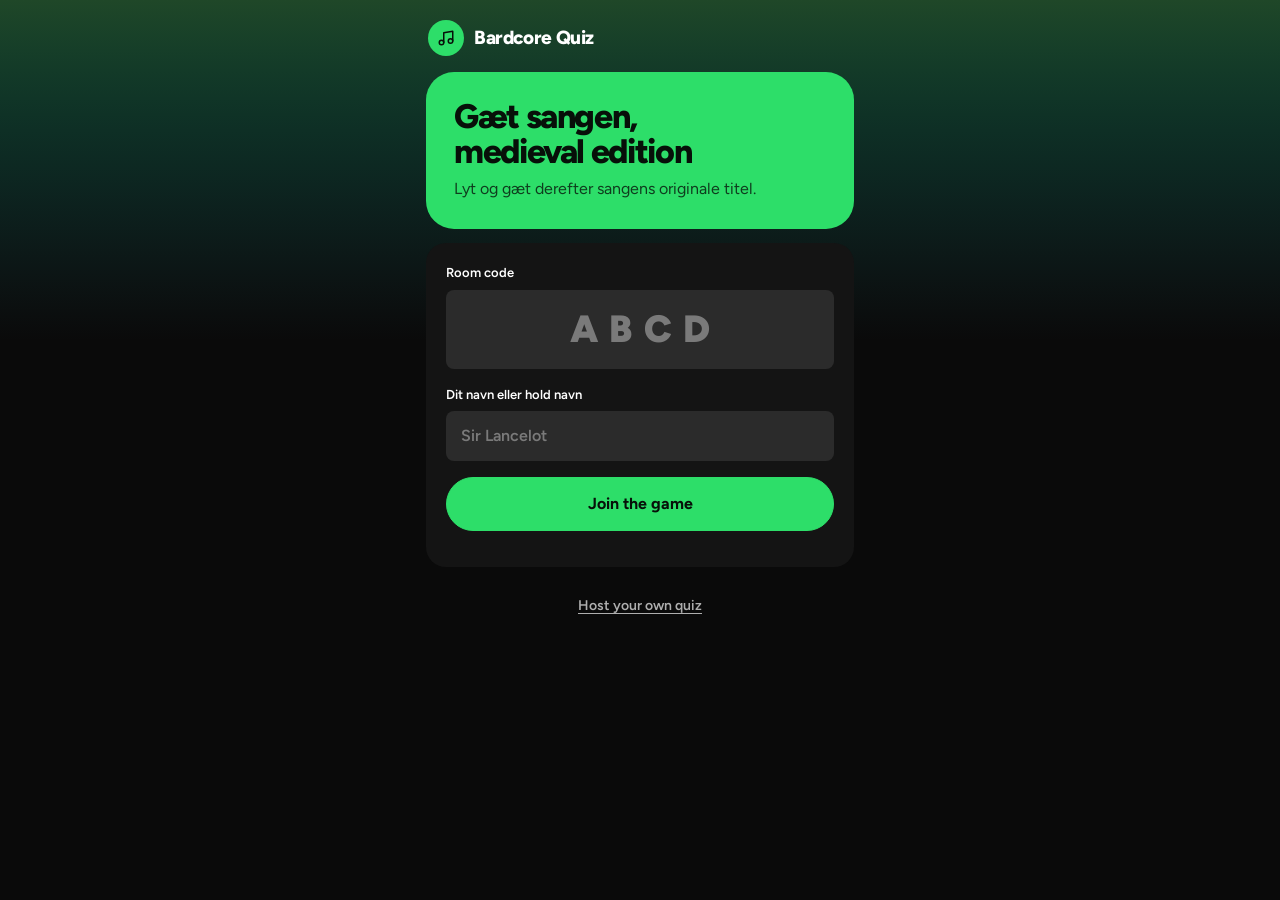
<file: index.html>
<!DOCTYPE html>
<html lang="en">
<head>
  <meta charset="utf-8">
  <meta name="viewport" content="width=device-width, initial-scale=1, viewport-fit=cover">
  <meta name="theme-color" content="#121212">
  <title>Bardcore Quiz</title>
  <link rel="icon" href="data:image/svg+xml,<svg xmlns='http://www.w3.org/2000/svg' viewBox='0 0 32 32'><rect width='32' height='32' rx='9' fill='%231ed760'/><path d='M13 22V9l9-2v13' stroke='%23121212' stroke-width='2.4' fill='none' stroke-linecap='round' stroke-linejoin='round'/><circle cx='10.5' cy='22' r='2.6' fill='%23121212'/><circle cx='19.5' cy='20' r='2.6' fill='%23121212'/></svg>">
  <link rel="preconnect" href="https://fonts.googleapis.com">
  <link rel="preconnect" href="https://fonts.gstatic.com" crossorigin>
  <link rel="stylesheet" href="css/style.css">
</head>
<body>
  <svg width="0" height="0" style="position:absolute" aria-hidden="true">
    <defs>
      <symbol id="i-note" viewBox="0 0 24 24" fill="none" stroke="currentColor" stroke-width="2" stroke-linecap="round" stroke-linejoin="round"><path d="M9 18V5l12-2v13"/><circle cx="6" cy="18" r="3"/><circle cx="18" cy="16" r="3"/></symbol>
      <symbol id="i-check" viewBox="0 0 24 24" fill="none" stroke="currentColor" stroke-width="3" stroke-linecap="round" stroke-linejoin="round"><path d="M20 6 9 17l-5-5"/></symbol>
      <symbol id="i-star" viewBox="0 0 24 24" fill="currentColor"><path d="M12 2.8l2.8 5.9 6.4.8-4.7 4.4 1.2 6.4L12 17.2l-5.7 3.1 1.2-6.4L2.8 9.5l6.4-.8Z"/></symbol>
    </defs>
  </svg>

  <div class="phone">
    <header class="phone-head">
      <div class="brand">
        <span class="brand-mark"><svg><use href="#i-note"/></svg></span>
        Bardcore Quiz
      </div>
      <span class="small muted" id="status-line"></span>
    </header>

    <!-- JOIN -->
    <section data-screen="join">
      <div id="demo-banner" class="notice" hidden>Demo mode: this only works in another tab on the host's computer.</div>
      <div class="jelly accent" style="margin-bottom:14px">
        <h1 class="hello display" style="font-size:34px">Gæt sangen,<br>medieval edition</h1>
        <p class="muted" style="margin-top:8px">Lyt og gæt derefter sangens originale titel.</p>
      </div>
      <form class="panel stack" id="join-form" autocomplete="off">
        <label class="field">Room code<input class="code-input" id="in-code" maxlength="4" autocapitalize="characters" autocomplete="off" required placeholder="ABCD"></label>
        <label class="field">Dit navn eller hold navn<input id="in-name" maxlength="20" required placeholder="Sir Lancelot"></label>
        <button class="btn-primary btn-lg" id="btn-join" style="width:100%">Join the game</button>
        <p class="feedback wrong" id="join-error" style="margin:0;min-height:0"></p>
      </form>
      <p class="foot-link"><a href="host.html">Host your own quiz</a></p>
    </section>

    <!-- WAITING -->
    <section data-screen="wait" hidden>
      <div class="jelly accent center" style="padding:36px 24px">
        <p class="muted">You're in as</p>
        <h1 class="hello display" id="wait-name" style="font-size:44px;margin:4px 0 14px;overflow-wrap:anywhere"></h1>
        <p id="wait-text">Den første sang kommer snart!.</p>
        <p class="faint small" id="wait-count" style="margin-top:8px"></p>
      </div>
    </section>

    <!-- QUESTION -->
    <section data-screen="question" hidden>
      <div class="jelly phone-thermo" id="pq-thermo">
        <div class="t" id="pq-timer">30</div>
        <div class="meta"><b id="pq-score">0</b><span id="pq-label">Sang 1 of 10</span></div>
      </div>
      <div class="timer-track" style="margin:0 0 14px;max-width:none"><div id="pq-bar"></div></div>

      <div class="panel">
        <div class="section-label">Sang titel</div>
        <div id="title-area">
          <form class="guess-form" id="title-form" autocomplete="off">
            <input class="guess-input" id="title-input" placeholder="Type your guess" autocapitalize="off" autocorrect="off" spellcheck="false" enterkeyhint="send" aria-label="Song title">
            <button class="btn-primary">Guess</button>
          </form>
          <div class="feedback" id="title-fb" aria-live="polite"></div>
          <div class="tries" id="title-tries"></div>
        </div>
        <div id="title-solved" class="solved-box" hidden></div>

        <div id="artist-wrap" hidden>
          <hr class="divider">
          <div class="section-label">Original artist <span>+300 bonus</span></div>
          <div id="artist-area">
            <form class="guess-form" id="artist-form" autocomplete="off">
              <input class="guess-input" id="artist-input" placeholder="Who sang the original?" autocapitalize="off" autocorrect="off" spellcheck="false" enterkeyhint="send" aria-label="Original artist">
              <button class="btn-light">Guess</button>
            </form>
            <div class="feedback" id="artist-fb" aria-live="polite"></div>
            <div class="tries" id="artist-tries"></div>
          </div>
          <div id="artist-solved" class="solved-box bonus" hidden></div>
        </div>
      </div>
      <div class="notice" id="locked-box" hidden style="margin-top:14px">Tiden er oppe, se answer-reveal!.</div>
    </section>

    <!-- REVEAL -->
    <section data-screen="reveal" hidden>
      <div class="jelly" style="margin-bottom:14px">
        <p class="muted">The answer was</p>
        <h1 class="answer-title display" id="pr-title" style="font-size:44px;margin:6px 0 8px"></h1>
        <p id="pr-artist"></p>
      </div>
      <div class="panel center">
        <div class="big-points" id="pr-points"></div>
        <p class="muted" id="pr-rank" style="margin-top:6px"></p>
      </div>
      <p class="center faint small" style="margin-top:16px">Næste snart kommer snart!.</p>
    </section>

    <!-- FINAL -->
    <section data-screen="final" hidden>
      <div class="jelly accent center" style="padding:36px 24px">
        <p class="muted">You finished</p>
        <div class="my-rank" id="pf-rank" style="margin:10px 0 12px">#1</div>
        <div class="big-points" id="pf-score" style="font-size:28px"></div>
      </div>
      <div class="panel center" style="margin-top:14px">
        <p id="pf-winner"></p>
      </div>
      <p class="center" style="margin-top:16px"><button id="btn-leave">Join another game</button></p>
    </section>

    <!-- MESSAGE -->
    <section data-screen="msg" hidden>
      <div class="panel center" id="msg-text"></div>
      <p class="center" style="margin-top:16px"><button id="btn-msg-back">Back to start</button></p>
    </section>
  </div>

  <script type="module" src="js/play.js"></script>
</body>
</html>
</file>
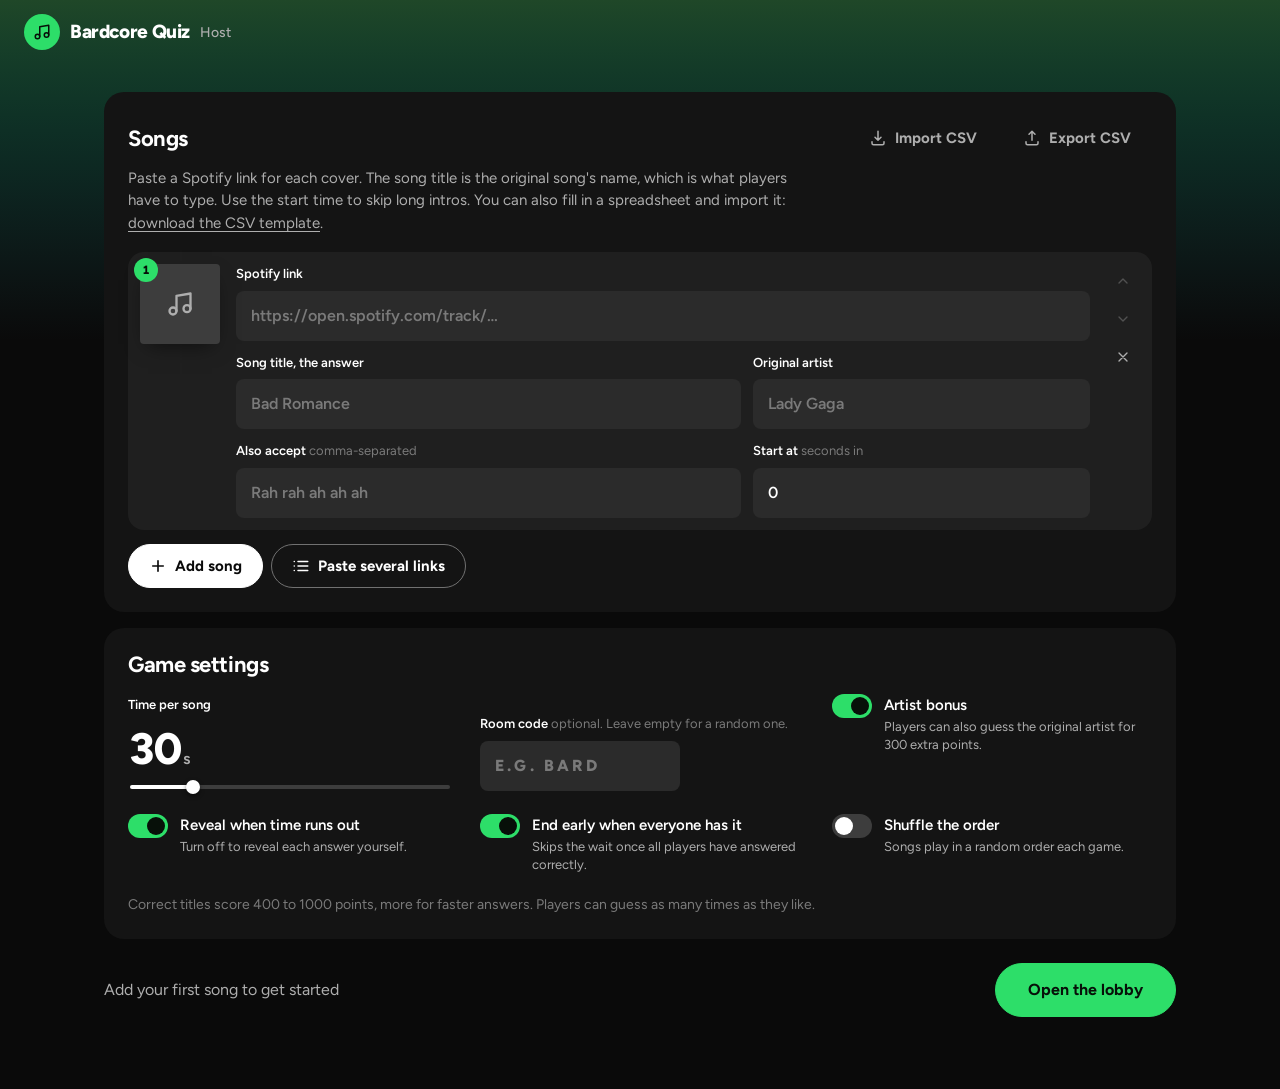
<file: host/index.html>
<!DOCTYPE html>
<html lang="en"><head><meta charset="utf-8">
<meta http-equiv="refresh" content="0; url=/host.html">
<link rel="canonical" href="/host.html"><title>Bardcore Quiz · Host</title></head>
<body><script>location.replace('/host.html' + location.search)</script><a href="/host.html">Open the host screen</a></body></html>
</file>
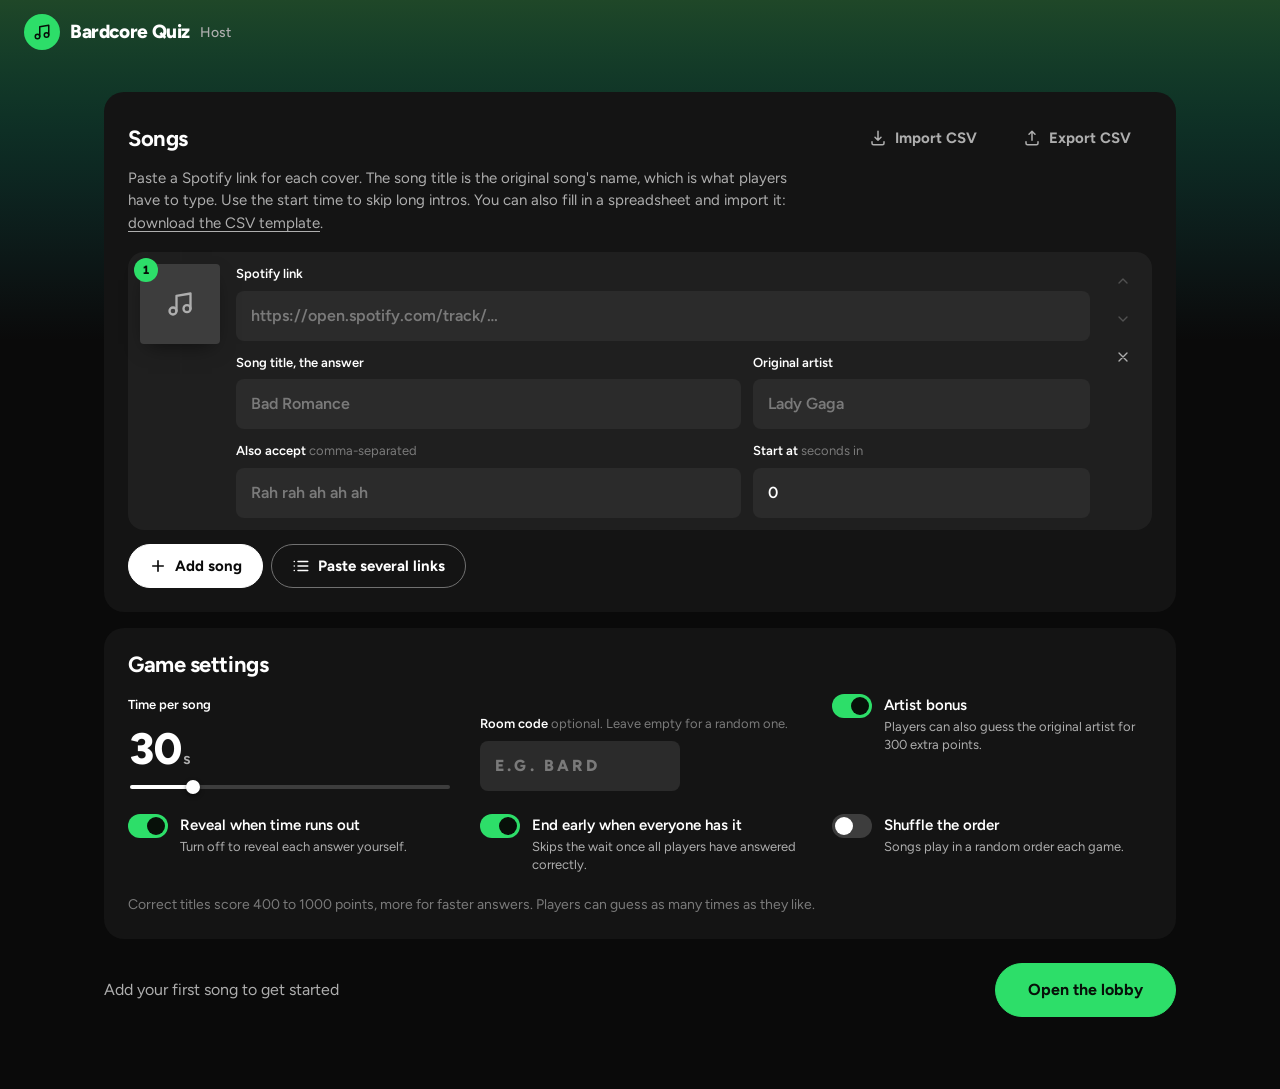
<file: host.html>
<!DOCTYPE html>
<html lang="en">
<head>
  <meta charset="utf-8">
  <meta name="viewport" content="width=device-width, initial-scale=1">
  <meta name="theme-color" content="#121212">
  <title>Bardcore Quiz · Host</title>
  <link rel="icon" href="data:image/svg+xml,<svg xmlns='http://www.w3.org/2000/svg' viewBox='0 0 32 32'><rect width='32' height='32' rx='9' fill='%231ed760'/><path d='M13 22V9l9-2v13' stroke='%23121212' stroke-width='2.4' fill='none' stroke-linecap='round' stroke-linejoin='round'/><circle cx='10.5' cy='22' r='2.6' fill='%23121212'/><circle cx='19.5' cy='20' r='2.6' fill='%23121212'/></svg>">
  <link rel="preconnect" href="https://fonts.googleapis.com">
  <link rel="preconnect" href="https://fonts.gstatic.com" crossorigin>
  <link rel="stylesheet" href="css/style.css">
</head>
<body>
  <svg width="0" height="0" style="position:absolute" aria-hidden="true">
    <defs>
      <symbol id="i-note" viewBox="0 0 24 24" fill="none" stroke="currentColor" stroke-width="2" stroke-linecap="round" stroke-linejoin="round"><path d="M9 18V5l12-2v13"/><circle cx="6" cy="18" r="3"/><circle cx="18" cy="16" r="3"/></symbol>
      <symbol id="i-replay" viewBox="0 0 24 24" fill="none" stroke="currentColor" stroke-width="2" stroke-linecap="round" stroke-linejoin="round"><path d="M3 12a9 9 0 1 0 3-6.7L3 8"/><path d="M3 3v5h5"/></symbol>
      <symbol id="i-pause" viewBox="0 0 24 24" fill="currentColor"><rect x="6" y="4.5" width="4" height="15" rx="1.2"/><rect x="14" y="4.5" width="4" height="15" rx="1.2"/></symbol>
      <symbol id="i-play" viewBox="0 0 24 24" fill="currentColor"><path d="M7 4.8v14.4a1 1 0 0 0 1.5.86l11.6-7.2a1 1 0 0 0 0-1.72L8.5 3.94A1 1 0 0 0 7 4.8Z"/></symbol>
      <symbol id="i-plus" viewBox="0 0 24 24" fill="none" stroke="currentColor" stroke-width="2" stroke-linecap="round"><circle cx="12" cy="13" r="8"/><path d="M12 9v4l2.5 2"/><path d="M9.5 2.5h5"/></symbol>
      <symbol id="i-eye" viewBox="0 0 24 24" fill="none" stroke="currentColor" stroke-width="2" stroke-linecap="round" stroke-linejoin="round"><path d="M2 12s3.6-7 10-7 10 7 10 7-3.6 7-10 7S2 12 2 12Z"/><circle cx="12" cy="12" r="3"/></symbol>
      <symbol id="i-eye-off" viewBox="0 0 24 24" fill="none" stroke="currentColor" stroke-width="2" stroke-linecap="round" stroke-linejoin="round"><path d="M10.7 5.1A10 10 0 0 1 12 5c6.4 0 10 7 10 7a17 17 0 0 1-2.2 3.1M6.6 6.6A17 17 0 0 0 2 12s3.6 7 10 7a9.7 9.7 0 0 0 5.4-1.6"/><path d="M2 2l20 20"/><path d="M9.9 9.9a3 3 0 0 0 4.2 4.2"/></symbol>
      <symbol id="i-up" viewBox="0 0 24 24" fill="none" stroke="currentColor" stroke-width="2" stroke-linecap="round" stroke-linejoin="round"><path d="m18 15-6-6-6 6"/></symbol>
      <symbol id="i-down" viewBox="0 0 24 24" fill="none" stroke="currentColor" stroke-width="2" stroke-linecap="round" stroke-linejoin="round"><path d="m6 9 6 6 6-6"/></symbol>
      <symbol id="i-x" viewBox="0 0 24 24" fill="none" stroke="currentColor" stroke-width="2" stroke-linecap="round"><path d="M18 6 6 18M6 6l12 12"/></symbol>
      <symbol id="i-in" viewBox="0 0 24 24" fill="none" stroke="currentColor" stroke-width="2" stroke-linecap="round" stroke-linejoin="round"><path d="M12 3v12m0 0-4-4m4 4 4-4"/><path d="M4 17v2a2 2 0 0 0 2 2h12a2 2 0 0 0 2-2v-2"/></symbol>
      <symbol id="i-out" viewBox="0 0 24 24" fill="none" stroke="currentColor" stroke-width="2" stroke-linecap="round" stroke-linejoin="round"><path d="M12 15V3m0 0L8 7m4-4 4 4"/><path d="M4 17v2a2 2 0 0 0 2 2h12a2 2 0 0 0 2-2v-2"/></symbol>
      <symbol id="i-add" viewBox="0 0 24 24" fill="none" stroke="currentColor" stroke-width="2.2" stroke-linecap="round"><path d="M12 5v14M5 12h14"/></symbol>
      <symbol id="i-check" viewBox="0 0 24 24" fill="none" stroke="currentColor" stroke-width="3" stroke-linecap="round" stroke-linejoin="round"><path d="M20 6 9 17l-5-5"/></symbol>
      <symbol id="i-flag" viewBox="0 0 24 24" fill="none" stroke="currentColor" stroke-width="2" stroke-linecap="round" stroke-linejoin="round"><path d="M4 22V4a1 1 0 0 1 .4-.8A6 6 0 0 1 8 2c3 0 5 2 8 2a6 6 0 0 0 4-1.5V15a6 6 0 0 1-4 1.5c-3 0-5-2-8-2a6 6 0 0 0-4 1.5"/></symbol>
      <symbol id="i-list" viewBox="0 0 24 24" fill="none" stroke="currentColor" stroke-width="2" stroke-linecap="round"><path d="M8 6h13M8 12h13M8 18h13M3 6h.01M3 12h.01M3 18h.01"/></symbol>
    </defs>
  </svg>

  <header class="topbar">
    <div class="brand">
      <span class="brand-mark"><svg><use href="#i-note"/></svg></span>
      Bardcore Quiz <span class="role">Host</span>
    </div>
    <div id="top-right"></div>
  </header>

  <!-- ───────── SETUP ───────── -->
  <main class="wrap" data-screen="setup">
    <div id="demo-banner" class="notice" hidden>
      <span><b>Demo mode.</b> Supabase isn't connected (see <code>js/config.js</code>), so phones can't join. Test it by opening the player page in another tab.</span>
    </div>
    <div id="resume-banner" class="notice" hidden></div>

    <section class="panel">
      <div class="panel-head">
        <h2>Songs</h2>
        <div class="row" style="gap:4px">
          <button class="btn-quiet" id="btn-import"><svg><use href="#i-in"/></svg>Import CSV</button>
          <button class="btn-quiet" id="btn-export"><svg><use href="#i-out"/></svg>Export CSV</button>
          <input type="file" id="file-import" accept=".csv,text/csv,.tsv,.txt,.json,application/json" hidden>
        </div>
      </div>
      <p class="lede">Paste a Spotify link for each cover. The song title is the original song's name, which is what players have to type. Use the start time to skip long intros. You can also fill in a spreadsheet and import it: <a href="#" id="btn-template">download the CSV template</a>.</p>
      <div id="import-msg" class="notice" hidden></div>
      <div class="song-list" id="song-list"></div>
      <div class="row" style="margin-top:14px;gap:8px">
        <button class="btn-light" id="btn-add"><svg><use href="#i-add"/></svg>Add song</button>
        <button id="btn-bulk-toggle"><svg><use href="#i-list"/></svg>Paste several links</button>
      </div>
      <div id="bulk" hidden style="margin-top:14px">
        <label class="field">One Spotify link per line<textarea id="bulk-text" rows="5" placeholder="https://open.spotify.com/track/…&#10;https://open.spotify.com/track/…"></textarea></label>
        <div class="row" style="margin-top:10px"><button class="btn-light" id="btn-bulk-add">Add these songs</button></div>
      </div>
    </section>

    <section class="panel">
      <h2>Game settings</h2>
      <div class="settings-grid">
        <div class="duration">
          <label class="field" for="set-duration">Time per song</label>
          <div class="val" id="duration-val">30<small>s</small></div>
          <input type="range" id="set-duration" min="10" max="120" step="5" aria-label="Time per song in seconds">
        </div>
        <label class="field" for="set-code"><span>Room code <span class="hint">optional. Leave empty for a random one.</span></span>
          <input id="set-code" maxlength="4" autocomplete="off" autocapitalize="characters" spellcheck="false" placeholder="e.g. BARD" style="font-weight:800;letter-spacing:.2em;text-transform:uppercase;max-width:200px">
        </label>
        <label class="toggle"><input type="checkbox" id="set-artist"><span class="track"></span><span>Artist bonus<small>Players can also guess the original artist for 300 extra points.</small></span></label>
        <label class="toggle"><input type="checkbox" id="set-autoreveal"><span class="track"></span><span>Reveal when time runs out<small>Turn off to reveal each answer yourself.</small></span></label>
        <label class="toggle"><input type="checkbox" id="set-early"><span class="track"></span><span>End early when everyone has it<small>Skips the wait once all players have answered correctly.</small></span></label>
        <label class="toggle"><input type="checkbox" id="set-shuffle"><span class="track"></span><span>Shuffle the order<small>Songs play in a random order each game.</small></span></label>
      </div>
      <p class="faint small" style="margin-top:20px">Correct titles score 400 to 1000 points, more for faster answers. Players can guess as many times as they like.</p>
    </section>

    <div id="setup-errors" class="notice warn" hidden style="margin-top:20px"></div>
    <div class="footer-bar">
      <span class="muted" id="setup-summary"></span>
      <button class="btn-primary btn-lg" id="btn-open-lobby">Open the lobby</button>
    </div>
  </main>

  <!-- ───────── LOBBY ───────── -->
  <main class="wrap" data-screen="lobby" hidden>
    <div class="lobby">
      <div class="jelly accent lobby-card">
        <p class="join-steps">Join on your phone at <span class="url" id="join-url"></span> with this code</p>
        <div class="room-code" id="room-code" aria-live="polite">····</div>
      </div>
      <div class="qr-card">
        <div id="qr"></div>
        <p>Or point your camera here</p>
      </div>
    </div>
    <div class="roster-head">
      <h2 id="player-count">Players</h2>
      <span class="faint small" id="kick-hint" hidden>Click a name to remove that player</span>
    </div>
    <div class="players" id="lobby-players"></div>
    <div class="footer-bar" style="margin-top:36px">
      <button class="btn-quiet" id="btn-back-setup">Back to setup</button>
      <button class="btn-primary btn-lg" id="btn-start">Start the quiz</button>
    </div>
  </main>

  <!-- ───────── QUESTION ───────── -->
  <main class="wrap stage" data-screen="question" hidden>
    <div class="stage-head">
      <h1 id="q-label">Song 1 of 10</h1>
      <div class="progress-dots" id="q-dots" aria-hidden="true"></div>
    </div>
    <div class="jelly thermo" id="thermo">
      <div class="timer" id="timer" aria-live="off">30</div>
      <div class="timer-track"><div id="timer-bar"></div></div>
      <p class="found" id="answered"></p>
    </div>
    <div class="players" id="q-players"></div>
    <div class="player-box" id="player-box">
      <div class="cover">
        <span class="eq"><i></i><i></i><i></i><i></i></span>
        <span>Mystery track<small>The Spotify player is hidden so the title stays secret.</small></span>
      </div>
      <div id="spotify-embed"></div>
    </div>
    <div id="play-hint" class="notice warn" hidden style="margin:0">Your browser blocked autoplay. Press play in the Spotify player once and it'll start on its own from then on.</div>
    <div class="dock">
      <div class="tools">
        <button id="btn-replay"><svg><use href="#i-replay"/></svg>Replay clip</button>
        <button id="btn-pause" data-on="false">
          <span class="swap"><svg><use href="#i-pause"/></svg><svg><use href="#i-play"/></svg></span>
          <span class="swap-label"><span>Pause</span><span>Play</span></span>
        </button>
        <button id="btn-plus"><svg><use href="#i-plus"/></svg>Add 10 seconds</button>
        <button id="btn-peek" data-on="false">
          <span class="swap"><svg><use href="#i-eye"/></svg><svg><use href="#i-eye-off"/></svg></span>
          <span class="swap-label"><span>Show player</span><span>Hide player</span></span>
        </button>
      </div>
      <div class="row" style="gap:8px">
        <button class="btn-quiet end-game"><svg><use href="#i-flag"/></svg>End game now</button>
        <button class="btn-light btn-lg" id="btn-reveal">Reveal answer</button>
      </div>
    </div>
  </main>

  <!-- ───────── REVEAL ───────── -->
  <main class="wrap" data-screen="reveal" hidden>
    <section class="jelly reveal-hero" id="reveal-hero">
      <div id="rv-art"></div>
      <div>
        <div class="answer-title display" id="rv-title"></div>
        <div class="answer-artist" id="rv-artist"></div>
        <div class="cover-line" id="rv-cover"></div>
      </div>
    </section>
    <div class="grid-2">
      <section class="panel">
        <h2>This round</h2>
        <ul class="list" id="rv-round"></ul>
      </section>
      <section class="panel" style="margin-top:0">
        <h2>Leaderboard</h2>
        <ul class="list" id="rv-board"></ul>
      </section>
    </div>
    <div class="footer-bar">
      <button id="btn-pause-2" data-on="false">
        <span class="swap"><svg><use href="#i-pause"/></svg><svg><use href="#i-play"/></svg></span>
        <span class="swap-label"><span>Pause music</span><span>Play music</span></span>
      </button>
      <div class="row" style="gap:8px">
        <button class="btn-quiet end-game"><svg><use href="#i-flag"/></svg>End game now</button>
        <button class="btn-primary btn-lg" id="btn-next">Next song</button>
      </div>
    </div>
  </main>

  <!-- ───────── FINAL ───────── -->
  <main class="wrap" data-screen="final" hidden>
    <h1 class="final-title display">Hail the champions</h1>
    <div class="podium" id="podium"></div>
    <section class="panel" style="max-width:640px;margin:0 auto">
      <h2>Final standings</h2>
      <ul class="list" id="final-board"></ul>
    </section>
    <div class="center" style="margin-top:24px"><button id="btn-new-game">Start a new game</button></div>
  </main>

  <script type="module" src="js/host.js"></script>
</body>
</html>
</file>
<file: css/style.css>
@import url('https://fonts.googleapis.com/css2?family=Figtree:wght@400;500;600;700;800;900&display=swap');

/* ─────────────────────────────────────────────────────────────
   Bardcore Quiz · flat, solid, Spotify-style
   Near-black base, stepped grey surfaces, one green accent.
   Colours in OKLCH. No gloss, no glass: just solid fills,
   pill buttons and bold type.
   ───────────────────────────────────────────────────────────── */
:root {
  color-scheme: dark;

  --bg:        oklch(0.145 0 0);      /* #121212 */
  --surface-1: oklch(0.19 0 0);       /* #181818 cards */
  --surface-2: oklch(0.24 0 0);       /* #1f1f1f / #242424 raised */
  --surface-3: oklch(0.29 0 0);       /* #2a2a2a inputs, chips */
  --surface-4: oklch(0.36 0 0);       /* hover */
  --green:     oklch(0.79 0.21 149);  /* #1ed760 */
  --green-hi:  oklch(0.84 0.20 149);  /* hover */
  --green-ink: oklch(0.16 0.02 150);  /* text on green */
  --orange:    oklch(0.80 0.15 65);   /* "so close" */
  --red:       oklch(0.68 0.18 15);   /* wrong / remove */

  --text:   oklch(1 0 0);
  --text-2: oklch(0.75 0 0);          /* #b3b3b3 */
  --text-3: oklch(0.58 0 0);

  --line: oklch(1 0 0 / 0.1);

  /* concentric radii: inner = outer − padding */
  --r-lg: 20px;
  --r-md: 12px;

  --font: 'Figtree', system-ui, -apple-system, 'Segoe UI', sans-serif;
  --ease: cubic-bezier(.2, .8, .2, 1);
  --spring: cubic-bezier(.3, 1.4, .5, 1);
}

* { box-sizing: border-box; }
html, body { margin: 0; }
body {
  font-family: var(--font);
  font-size: 16px;
  line-height: 1.5;
  color: var(--text);
  background: var(--bg);
  min-height: 100vh;
  min-height: 100dvh;
  -webkit-font-smoothing: antialiased;
}
/* a faint green wash at the top of the page, like a playlist header */
body::before {
  content: ''; position: fixed; inset: 0 0 auto; height: 340px; z-index: -1; pointer-events: none;
  background: linear-gradient(180deg in oklch, oklch(0.36 0.07 149), var(--bg));
}
[hidden] { display: none !important; }
::selection { background: oklch(0.79 0.21 149 / .4); }

h1, h2, h3 { margin: 0; font-weight: 700; letter-spacing: -0.02em; line-height: 1.15; }
h2 { font-size: 22px; }
p { margin: 0; }
a { color: var(--text-2); text-underline-offset: 3px; }
a:hover { color: var(--text); }
code { font-size: .88em; background: var(--surface-3); padding: 1px 7px; border-radius: 6px; }
.muted { color: var(--text-2); }
.faint { color: var(--text-3); }
.small { font-size: 14px; }
.center { text-align: center; }
.display { font-weight: 800; letter-spacing: -0.04em; line-height: 1.02; text-wrap: balance; }

:focus-visible { outline: 2px solid var(--text); outline-offset: 3px; }

/* ── layout ─────────────────────────────────────────── */
.wrap { max-width: 1120px; margin: 0 auto; padding: 28px 24px 72px; }
.phone { max-width: 460px; margin: 0 auto; padding: 14px 16px 40px; }
.row { display: flex; gap: 12px; align-items: center; flex-wrap: wrap; }
.stack { display: flex; flex-direction: column; gap: 16px; }
.grid-2 { display: grid; grid-template-columns: 1fr 1fr; gap: 16px; }
@media (max-width: 820px) { .grid-2 { grid-template-columns: 1fr; } }

/* ── top bar ────────────────────────────────────────── */
.topbar {
  display: flex; align-items: center; justify-content: space-between; gap: 16px;
  padding: 14px 24px;
}
.brand { display: flex; align-items: center; gap: 10px; font-weight: 800; font-size: 19px; letter-spacing: -0.02em; }
.brand-mark { width: 36px; height: 36px; border-radius: 50%; display: grid; place-items: center; flex: none; background: var(--green); color: var(--green-ink); }
.brand-mark svg { width: 18px; height: 18px; }
.brand .role { font-weight: 500; font-size: 14px; color: var(--text-2); letter-spacing: 0; }
.room-pill { display: inline-flex; align-items: center; gap: 10px; padding: 4px 4px 4px 16px; border-radius: 999px; background: var(--surface-2); font-size: 14px; color: var(--text-2); }
.room-pill b { font-weight: 800; letter-spacing: .12em; color: var(--green-ink); background: var(--green); padding: 4px 12px 4px 14px; border-radius: 999px; }

/* ── surfaces ───────────────────────────────────────── */
.panel {
  --r: var(--r-lg); --p: 24px;
  border-radius: var(--r); padding: var(--p);
  background: var(--surface-1);
}
.panel + .panel { margin-top: 16px; }
.panel-head { display: flex; align-items: center; justify-content: space-between; gap: 12px; flex-wrap: wrap; margin-bottom: 6px; }
.panel .lede { color: var(--text-2); max-width: 66ch; margin-bottom: 18px; font-size: 15px; }

/* big feature card (timer, room code, reveal) */
.jelly {
  --r: 28px; --p: 28px;
  position: relative; border-radius: var(--r); padding: var(--p);
  background: var(--surface-2);
}
/* solid green block with black type */
.jelly.accent { background: var(--green); color: var(--green-ink); }
.jelly.accent .muted, .jelly.accent .faint, .jelly.accent p { color: oklch(0.16 0.02 150 / .78); }
.jelly.accent .display, .jelly.accent h1 { color: var(--green-ink); }

.notice {
  border-radius: var(--r-md); padding: 12px 16px; margin-bottom: 16px; font-size: 15px;
  display: flex; gap: 12px; align-items: center; flex-wrap: wrap;
  background: var(--surface-2); color: var(--text-2);
}
.notice b { color: var(--text); }
.notice.warn { background: oklch(0.80 0.15 65 / .14); color: var(--text); }
.notice.error { background: oklch(0.68 0.18 15 / .18); color: var(--text); }

/* ── forms ──────────────────────────────────────────── */
.field { display: flex; flex-direction: column; gap: 7px; justify-content: flex-end; font-size: 13px; font-weight: 600; color: var(--text); }
.field .hint { font-weight: 400; color: var(--text-3); }
input, textarea {
  font: inherit; font-size: 16px; color: var(--text);
  background: var(--surface-3); border: 1px solid transparent; border-radius: 8px; padding: 12px 14px; width: 100%;
  transition: background .15s, border-color .15s, box-shadow .15s;
}
input::placeholder, textarea::placeholder { color: var(--text-3); }
input:hover, textarea:hover { background: oklch(0.31 0 0); border-color: oklch(1 0 0 / .14); }
input:focus, textarea:focus { outline: none; background: var(--surface-3); border-color: var(--text); box-shadow: 0 0 0 1px var(--text); }
input.bad { border-color: var(--orange); box-shadow: 0 0 0 1px var(--orange); }
input:disabled { opacity: .45; }

.toggle { display: flex; align-items: flex-start; gap: 12px; cursor: pointer; font-size: 15px; font-weight: 600; line-height: 1.4; position: relative; }
.toggle input { position: absolute; opacity: 0; width: 1px; height: 1px; }
.toggle .track { flex: none; width: 40px; height: 24px; border-radius: 999px; position: relative; margin-top: -1px; background: var(--surface-4); transition: background .2s var(--ease); }
.toggle .track::after { content: ''; position: absolute; top: 3px; left: 3px; width: 18px; height: 18px; border-radius: 50%; background: var(--text); transition: transform .25s var(--spring); }
.toggle input:checked + .track { background: var(--green); }
.toggle input:checked + .track::after { transform: translateX(16px); background: var(--green-ink); }
.toggle input:focus-visible + .track { outline: 2px solid var(--text); outline-offset: 2px; }
.toggle small { display: block; color: var(--text-2); font-weight: 400; font-size: 13px; margin-top: 2px; }

/* Spotify-style scrubber: white fill that turns green on hover */
input[type=range] { -webkit-appearance: none; appearance: none; height: 4px; padding: 0; border: 0; border-radius: 99px; background: linear-gradient(90deg, var(--text) var(--fill, 20%), var(--surface-4) var(--fill, 20%)); }
input[type=range]:hover, input[type=range]:focus { border: 0; box-shadow: none; background: linear-gradient(90deg, var(--green) var(--fill, 20%), var(--surface-4) var(--fill, 20%)); }
input[type=range]::-webkit-slider-thumb { -webkit-appearance: none; width: 14px; height: 14px; border-radius: 50%; background: var(--text); cursor: grab; box-shadow: 0 2px 4px oklch(0 0 0 / .5); }
input[type=range]::-moz-range-thumb { width: 14px; height: 14px; border: 0; border-radius: 50%; background: var(--text); cursor: grab; }

/* ── buttons: solid pills ───────────────────────────────
   default = outline · .btn-primary = green · .btn-light = white
   .btn-quiet = text only                                    */
button, .btn {
  font: inherit; font-weight: 700; font-size: 15px; letter-spacing: 0;
  display: inline-flex; align-items: center; justify-content: center; gap: 8px;
  padding: 10px 20px; min-height: 42px; border-radius: 999px; cursor: pointer; text-decoration: none;
  color: var(--text); background: transparent; border: 1px solid oklch(0.55 0 0);
  transition: transform .12s var(--ease), background .15s, border-color .15s, color .15s;
}
button:hover:not(:disabled) { border-color: var(--text); transform: scale(1.03); }
button:active:not(:disabled) { transform: scale(.97); }
button:disabled { opacity: .35; cursor: not-allowed; }
button svg { width: 18px; height: 18px; flex: none; }

.btn-primary { background: var(--green); color: var(--green-ink); border-color: var(--green); }
.btn-primary:hover:not(:disabled) { background: var(--green-hi); border-color: var(--green-hi); }
.btn-light { background: var(--text); color: var(--bg); border-color: var(--text); }
.btn-light:hover:not(:disabled) { background: oklch(0.92 0 0); }
.btn-quiet { border-color: transparent; color: var(--text-2); }
.btn-quiet:hover:not(:disabled) { border-color: transparent; color: var(--text); }
.btn-lg { font-size: 16px; padding: 14px 32px; min-height: 52px; }
.jelly.accent button { border-color: oklch(0.16 0.02 150 / .5); color: var(--green-ink); }

/* icon swap: outgoing icon blurs away as the new one blurs in */
.swap { display: inline-grid; width: 18px; height: 18px; }
.swap > svg { grid-area: 1 / 1; transition: opacity .2s var(--ease), filter .2s var(--ease), transform .3s var(--spring); }
.swap > svg:last-child,
[data-on="true"] .swap > svg:first-child { opacity: 0; filter: blur(4px); transform: scale(.5); }
[data-on="true"] .swap > svg:last-child { opacity: 1; filter: blur(0); transform: none; }
.swap-label { display: inline-grid; text-align: left; }
.swap-label > span { grid-area: 1 / 1; transition: opacity .2s, filter .2s; }
.swap-label > span:last-child,
[data-on="true"] .swap-label > span:first-child { opacity: 0; filter: blur(3px); }
[data-on="true"] .swap-label > span:last-child { opacity: 1; filter: none; }

/* ── setup: song list ───────────────────────────────── */
.song-list { display: flex; flex-direction: column; gap: 8px; }
.song-row {
  --r: 16px; --p: 12px;
  display: grid; grid-template-columns: 80px 1fr auto; gap: 16px; align-items: start;
  padding: var(--p); border-radius: var(--r); background: var(--surface-2);
  transition: background .15s;
}
.song-row:hover, .song-row:focus-within { background: oklch(0.26 0 0); }
.song-row .thumb {
  position: relative; width: 80px; aspect-ratio: 1; border-radius: calc(var(--r) - var(--p));
  background: var(--surface-4) center/cover no-repeat;
  display: grid; place-items: center; color: var(--text-2);
  box-shadow: 0 8px 20px -8px oklch(0 0 0 / .6);
}
.song-row .thumb svg { width: 28px; height: 28px; }
.song-row .thumb .idx {
  position: absolute; left: -6px; top: -6px; min-width: 24px; height: 24px; padding: 0 7px; border-radius: 999px;
  display: grid; place-items: center; font-size: 12px; font-weight: 800; font-variant-numeric: tabular-nums;
  background: var(--green); color: var(--green-ink);
}
.song-row .fields { display: grid; grid-template-columns: 1.5fr 1fr; gap: 12px; }
.song-row .fields .wide { grid-column: 1 / -1; }
.song-row .cover-name { grid-column: 1 / -1; font-size: 13px; color: var(--text-2); }
.song-row .cover-name:empty { display: none; }
.song-row .row-btns { display: flex; flex-direction: column; gap: 4px; }
.song-row .row-btns button { width: 34px; height: 34px; min-height: 0; padding: 0; border-color: transparent; color: var(--text-2); }
.song-row .row-btns button:hover:not(:disabled) { color: var(--text); background: var(--surface-4); }
.song-row .row-btns button[data-act=del]:hover:not(:disabled) { color: var(--red); }
.song-row .row-btns button svg { pointer-events: none; width: 16px; height: 16px; }
@media (max-width: 720px) {
  .song-row { grid-template-columns: 60px 1fr; }
  .song-row .thumb { width: 60px; }
  .song-row .fields { grid-template-columns: 1fr; grid-column: 1 / -1; }
  .song-row .row-btns { flex-direction: row; grid-column: 2; grid-row: 1; justify-self: end; }
}

.settings-grid { display: grid; grid-template-columns: repeat(auto-fit, minmax(250px, 1fr)); gap: 24px 32px; margin-top: 18px; }
.duration { display: flex; flex-direction: column; gap: 12px; }
.duration .val { font-size: 44px; font-weight: 800; letter-spacing: -0.04em; line-height: 1; font-variant-numeric: tabular-nums; }
.duration .val small { font-size: 16px; color: var(--text-2); font-weight: 600; letter-spacing: 0; margin-left: 3px; }

.footer-bar { display: flex; justify-content: space-between; align-items: center; gap: 16px; margin-top: 24px; flex-wrap: wrap; }

/* ── lobby ──────────────────────────────────────────── */
.lobby { display: grid; grid-template-columns: 1.4fr 1fr; gap: 16px; align-items: stretch; }
@media (max-width: 900px) { .lobby { grid-template-columns: 1fr; } }
.lobby-card { display: flex; flex-direction: column; justify-content: space-between; gap: 28px; min-height: 400px; }
.join-steps { font-size: clamp(18px, 2vw, 24px); line-height: 1.35; font-weight: 600; max-width: 30ch; }
.join-steps .url { font-weight: 800; white-space: nowrap; text-decoration: underline; text-decoration-thickness: 2px; text-underline-offset: 4px; }
.room-code { font-weight: 900; font-size: clamp(100px, 15vw, 200px); line-height: .82; letter-spacing: -0.02em; font-variant-numeric: tabular-nums; }
.qr-card {
  --r: 28px; --p: 24px;
  border-radius: var(--r); padding: var(--p); display: flex; flex-direction: column; gap: 12px; align-items: center; justify-content: center;
  background: var(--text); color: var(--bg);
}
.qr-card img { width: 100%; max-width: 300px; display: block; border-radius: calc(var(--r) - var(--p)); }
.qr-card p { font-size: 15px; font-weight: 600; color: oklch(0.35 0 0); text-align: center; }

.roster-head { display: flex; justify-content: space-between; align-items: center; margin: 32px 0 14px; gap: 12px; flex-wrap: wrap; }
.players { display: flex; flex-wrap: wrap; gap: 8px; }
.players:empty::before { content: 'Nobody here yet. Names appear the moment people join.'; color: var(--text-2); font-size: 15px; }
.chip {
  display: inline-flex; align-items: center; gap: 8px; font-size: 15px; font-weight: 600;
  padding: 4px 16px 4px 4px; border-radius: 999px; background: var(--surface-3); color: var(--text);
  animation: chip-in .45s var(--spring) both; transition: background .25s, color .25s;
}
.chip .av { width: 28px; height: 28px; border-radius: 50%; display: grid; place-items: center; flex: none; font-size: 13px; font-weight: 800; background: var(--surface-4); color: var(--text); }
.chip .av svg { width: 15px; height: 15px; }
/* a few solid avatar colours so names are easy to tell apart */
.tint-0 .av { background: oklch(0.62 0.17 30); }
.tint-1 .av { background: oklch(0.58 0.15 290); }
.tint-2 .av { background: oklch(0.62 0.13 240); }
.tint-3 .av { background: oklch(0.70 0.14 80); color: var(--bg); }
.tint-4 .av { background: oklch(0.62 0.17 350); }
.tint-5 .av { background: oklch(0.66 0.12 200); color: var(--bg); }
.chip.removable { cursor: pointer; }
.chip.removable:hover { background: oklch(0.68 0.18 15 / .25); text-decoration: line-through; }
/* found it: solid green */
.chip.solved { background: var(--green); color: var(--green-ink); }
.chip.solved .av { background: var(--green-ink); color: var(--green); }
.chip .star { font-size: 13px; margin-left: -2px; }
@keyframes chip-in { from { transform: scale(.7); opacity: 0; filter: blur(4px); } to { transform: none; opacity: 1; filter: none; } }

/* ── question (host) ────────────────────────────────── */
.stage { display: flex; flex-direction: column; gap: 14px; padding-top: 20px; }
.stage-head { display: flex; justify-content: space-between; align-items: center; gap: 16px; flex-wrap: wrap; }
.stage-head h1 { font-size: clamp(28px, 3.2vw, 44px); font-weight: 800; letter-spacing: -0.035em; }
.progress-dots { display: flex; gap: 6px; flex-wrap: wrap; }
.progress-dots i { width: 18px; height: 6px; border-radius: 99px; background: var(--surface-4); transition: width .4s var(--spring), background .3s; }
.progress-dots i.done { background: var(--text-2); }
.progress-dots i.now { background: var(--green); width: 34px; }

.thermo { text-align: center; padding: clamp(20px, 3.5vh, 40px) 28px; }
.timer { font-weight: 900; font-size: clamp(100px, min(20vw, 24vh), 260px); line-height: .88; letter-spacing: -0.05em; font-variant-numeric: tabular-nums; }
.timer.low { color: var(--green); }
.timer.up { font-size: clamp(56px, min(8vw, 12vh), 120px); padding: .4em 0 .3em; letter-spacing: -0.04em; }
.timer-track { height: 6px; border-radius: 99px; background: var(--surface-4); overflow: hidden; margin: clamp(16px, 3vh, 28px) auto 0; max-width: 720px; }
.timer-track > div { height: 100%; border-radius: inherit; background: var(--green); transition: width .25s linear; }
.thermo .found { margin-top: 16px; font-size: clamp(16px, 1.6vw, 20px); font-weight: 600; color: var(--text-2); }
.thermo .found b { font-size: 1.3em; font-weight: 800; color: var(--text); font-variant-numeric: tabular-nums; }
.stage .players { justify-content: center; }

.dock {
  --r: 999px; --p: 8px;
  display: flex; gap: 8px; align-items: center; justify-content: space-between; flex-wrap: wrap;
  padding: var(--p); border-radius: 36px; background: var(--surface-1);
}
.dock .tools { display: flex; gap: 4px; flex-wrap: wrap; }
.dock .tools button { border-color: transparent; color: var(--text-2); }
.dock .tools button:hover:not(:disabled) { color: var(--text); background: var(--surface-3); transform: none; }

.player-box { position: relative; border-radius: 16px; overflow: hidden; height: 72px; background: var(--surface-1); transition: height .35s var(--ease); }
.player-box.peek { height: 152px; }
.player-box .cover { position: absolute; inset: 0; z-index: 2; display: flex; align-items: center; gap: 16px; padding: 0 22px; background: var(--surface-1); font-weight: 700; }
.player-box .cover small { display: block; color: var(--text-2); font-weight: 400; font-size: 13px; }
.player-box.peek .cover { display: none; }
.player-box iframe { display: block; }
.eq { display: inline-flex; gap: 3px; height: 22px; align-items: flex-end; flex: none; }
.eq i { width: 4px; height: 4px; border-radius: 1px; background: var(--green); }
.playing .eq i { animation: eq .9s infinite var(--ease); }
.eq i:nth-child(2) { animation-delay: .15s !important; } .eq i:nth-child(3) { animation-delay: .3s !important; } .eq i:nth-child(4) { animation-delay: .45s !important; }
@keyframes eq { 0%, 100% { height: 4px; } 50% { height: 22px; } }

/* ── reveal ─────────────────────────────────────────── */
.reveal-hero { --p: 24px; display: grid; grid-template-columns: auto 1fr; gap: 28px; align-items: end; margin-bottom: 16px;
  background: linear-gradient(180deg in oklch, oklch(0.40 0.09 149), var(--surface-1)); }
@media (max-width: 720px) { .reveal-hero { grid-template-columns: 1fr; } }
.reveal-hero img, .reveal-hero .art {
  width: clamp(130px, 16vw, 200px); aspect-ratio: 1; object-fit: cover;
  border-radius: calc(var(--r) - var(--p));
  box-shadow: 0 16px 40px oklch(0 0 0 / .5);
  animation: unblur .7s var(--ease) both;
}
.reveal-hero .art { display: grid; place-items: center; background: var(--surface-4); color: var(--text-2); }
.reveal-hero .art svg { width: 48px; height: 48px; }
.answer-title { font-size: clamp(44px, 6.5vw, 96px); animation: unblur .8s .05s var(--ease) both; }
.answer-artist { font-size: clamp(18px, 2vw, 22px); font-weight: 700; margin-top: 14px; animation: unblur .7s .2s var(--ease) both; }
.cover-line { color: var(--text-2); margin-top: 2px; font-size: 15px; animation: unblur .7s .3s var(--ease) both; }
@keyframes unblur { from { opacity: 0; filter: blur(12px); transform: translateY(8px); } to { opacity: 1; filter: none; transform: none; } }

/* track-list style rows */
.list { list-style: none; margin: 12px 0 0; padding: 0; }
.list li {
  display: grid; grid-template-columns: 28px 1fr auto auto; gap: 14px; align-items: center;
  padding: 10px 12px; border-radius: 8px; font-size: 16px;
  animation: row-in .4s var(--ease) both; transition: background .15s;
}
.list li:hover { background: var(--surface-3); }
.list .rank { text-align: center; font-weight: 600; color: var(--text-2); font-variant-numeric: tabular-nums; }
.list .rank.medal { color: var(--green); font-weight: 800; }
.list .name { font-weight: 600; min-width: 0; overflow: hidden; text-overflow: ellipsis; white-space: nowrap; }
.list .name small { font-weight: 400; color: var(--text-2); margin-left: 8px; font-variant-numeric: tabular-nums; }
.list .pts { font-weight: 800; font-variant-numeric: tabular-nums; min-width: 52px; text-align: right; }
.list .delta { font-size: 14px; font-weight: 700; color: var(--green); font-variant-numeric: tabular-nums; text-align: right; min-width: 48px; }
.list .move { font-size: 12px; color: var(--text-3); margin-left: 8px; }
.move.up { color: var(--green); } .move.down { color: var(--red); }
.list li.empty { display: block; color: var(--text-2); }
.list li.empty:hover { background: none; }
@keyframes row-in { from { opacity: 0; transform: translateY(6px); } to { opacity: 1; transform: none; } }

/* ── final ──────────────────────────────────────────── */
.final-title { font-size: clamp(44px, 6vw, 84px); text-align: center; margin-top: 12px; }
.podium { display: flex; justify-content: center; align-items: flex-end; gap: 12px; margin: 34px auto 32px; max-width: 760px; }
.podium .step { flex: 1; max-width: 240px; text-align: center; }
.podium .who { font-size: clamp(18px, 2.1vw, 24px); font-weight: 800; letter-spacing: -0.02em; overflow-wrap: anywhere; }
.podium .score { color: var(--text-2); font-variant-numeric: tabular-nums; margin: 2px 0 12px; font-size: 15px; font-weight: 500; }
.podium .block {
  border-radius: 20px 20px 6px 6px; display: grid; place-items: start center; padding-top: 18px;
  font-weight: 900; font-size: 60px; line-height: 1; letter-spacing: -0.04em;
  transform-origin: bottom; animation: rise .9s var(--spring) both;
}
.podium .p1 .block { height: 230px; background: var(--green); color: var(--green-ink); animation-delay: .9s; }
.podium .p2 .block { height: 165px; background: var(--text); color: var(--bg); animation-delay: .5s; }
.podium .p3 .block { height: 120px; background: var(--surface-3); color: var(--text); animation-delay: .1s; }
@keyframes rise { from { transform: scaleY(0); } to { transform: scaleY(1); } }

/* ── phone ──────────────────────────────────────────── */
.phone-head { display: flex; align-items: center; justify-content: space-between; padding: 6px 2px 16px; gap: 12px; }
.phone .panel { --p: 20px; }
.hello { font-size: 34px; }
.code-input { font-weight: 900; font-size: 38px; text-align: center; letter-spacing: .3em; text-transform: uppercase; padding: 10px 0 10px .3em; }
.guess-form { display: grid; grid-template-columns: 1fr auto; gap: 8px; }
.guess-input { font-size: 18px; padding: 14px 20px; border-radius: 999px; }
.guess-form button { padding: 0 22px; }
.feedback { min-height: 26px; margin-top: 10px; font-size: 15px; font-weight: 600; }
.feedback.correct { color: var(--green); }
.feedback.close { color: var(--orange); }
.feedback.wrong { color: var(--red); }
.feedback.pending { color: var(--text-3); }
.nudge { animation: nudge .35s var(--ease); }
@keyframes nudge { 25% { transform: translateX(-5px); } 50% { transform: translateX(4px); } 75% { transform: translateX(-2px); } }
.solved-box {
  display: flex; align-items: center; gap: 12px; padding: 8px 20px 8px 8px; border-radius: 999px;
  font-weight: 800; background: var(--green); color: var(--green-ink);
  animation: unblur .45s var(--ease) both;
}
.solved-box .tick { width: 36px; height: 36px; border-radius: 50%; display: grid; place-items: center; flex: none; background: var(--green-ink); color: var(--green); }
.solved-box .tick svg { width: 18px; height: 18px; }
.solved-box .pts { margin-left: auto; font-size: 20px; font-weight: 900; font-variant-numeric: tabular-nums; }
.solved-box.bonus { background: var(--text); color: var(--bg); }
.solved-box.bonus .tick { background: var(--bg); color: var(--text); }
.phone-thermo { --r: var(--r-lg); --p: 20px; display: flex; align-items: center; justify-content: space-between; gap: 16px; margin-bottom: 12px; }
.phone-thermo .t { font-weight: 900; font-size: 64px; line-height: .9; letter-spacing: -0.05em; font-variant-numeric: tabular-nums; }
.phone-thermo .t.up { font-size: 30px; letter-spacing: -0.03em; padding: 10px 0; }
.phone-thermo .meta { text-align: right; font-size: 14px; color: var(--text-2); }
.phone-thermo .meta b { display: block; font-size: 24px; font-weight: 800; color: var(--text); letter-spacing: -0.02em; font-variant-numeric: tabular-nums; }
.divider { border: 0; border-top: 1px solid var(--line); margin: 20px 0; }
.section-label { font-size: 14px; font-weight: 700; margin-bottom: 10px; display: flex; justify-content: space-between; }
.section-label span { color: var(--green); }
.tries { margin-top: 8px; display: flex; flex-wrap: wrap; gap: 6px; }
.tries:empty { display: none; }
.tries span { font-size: 13px; padding: 4px 12px; border-radius: 99px; background: var(--surface-3); color: var(--text-3); text-decoration: line-through; }
.tries span.close { text-decoration: none; color: var(--orange); background: oklch(0.80 0.15 65 / .14); }
.big-points { font-size: 48px; font-weight: 900; letter-spacing: -0.04em; font-variant-numeric: tabular-nums; }
.my-rank { font-weight: 900; font-size: 128px; line-height: .88; letter-spacing: -0.06em; text-align: center; }
.status-dot { width: 8px; height: 8px; border-radius: 50%; display: inline-block; background: var(--green); margin-right: 8px; vertical-align: middle; }
.status-dot.off { background: var(--orange); }
.foot-link { text-align: center; margin-top: 28px; font-size: 14px; font-weight: 600; }

@media (prefers-reduced-motion: reduce) {
  *, *::before, *::after { animation-duration: .001ms !important; animation-iteration-count: 1 !important; transition-duration: .001ms !important; }
}
</file>
